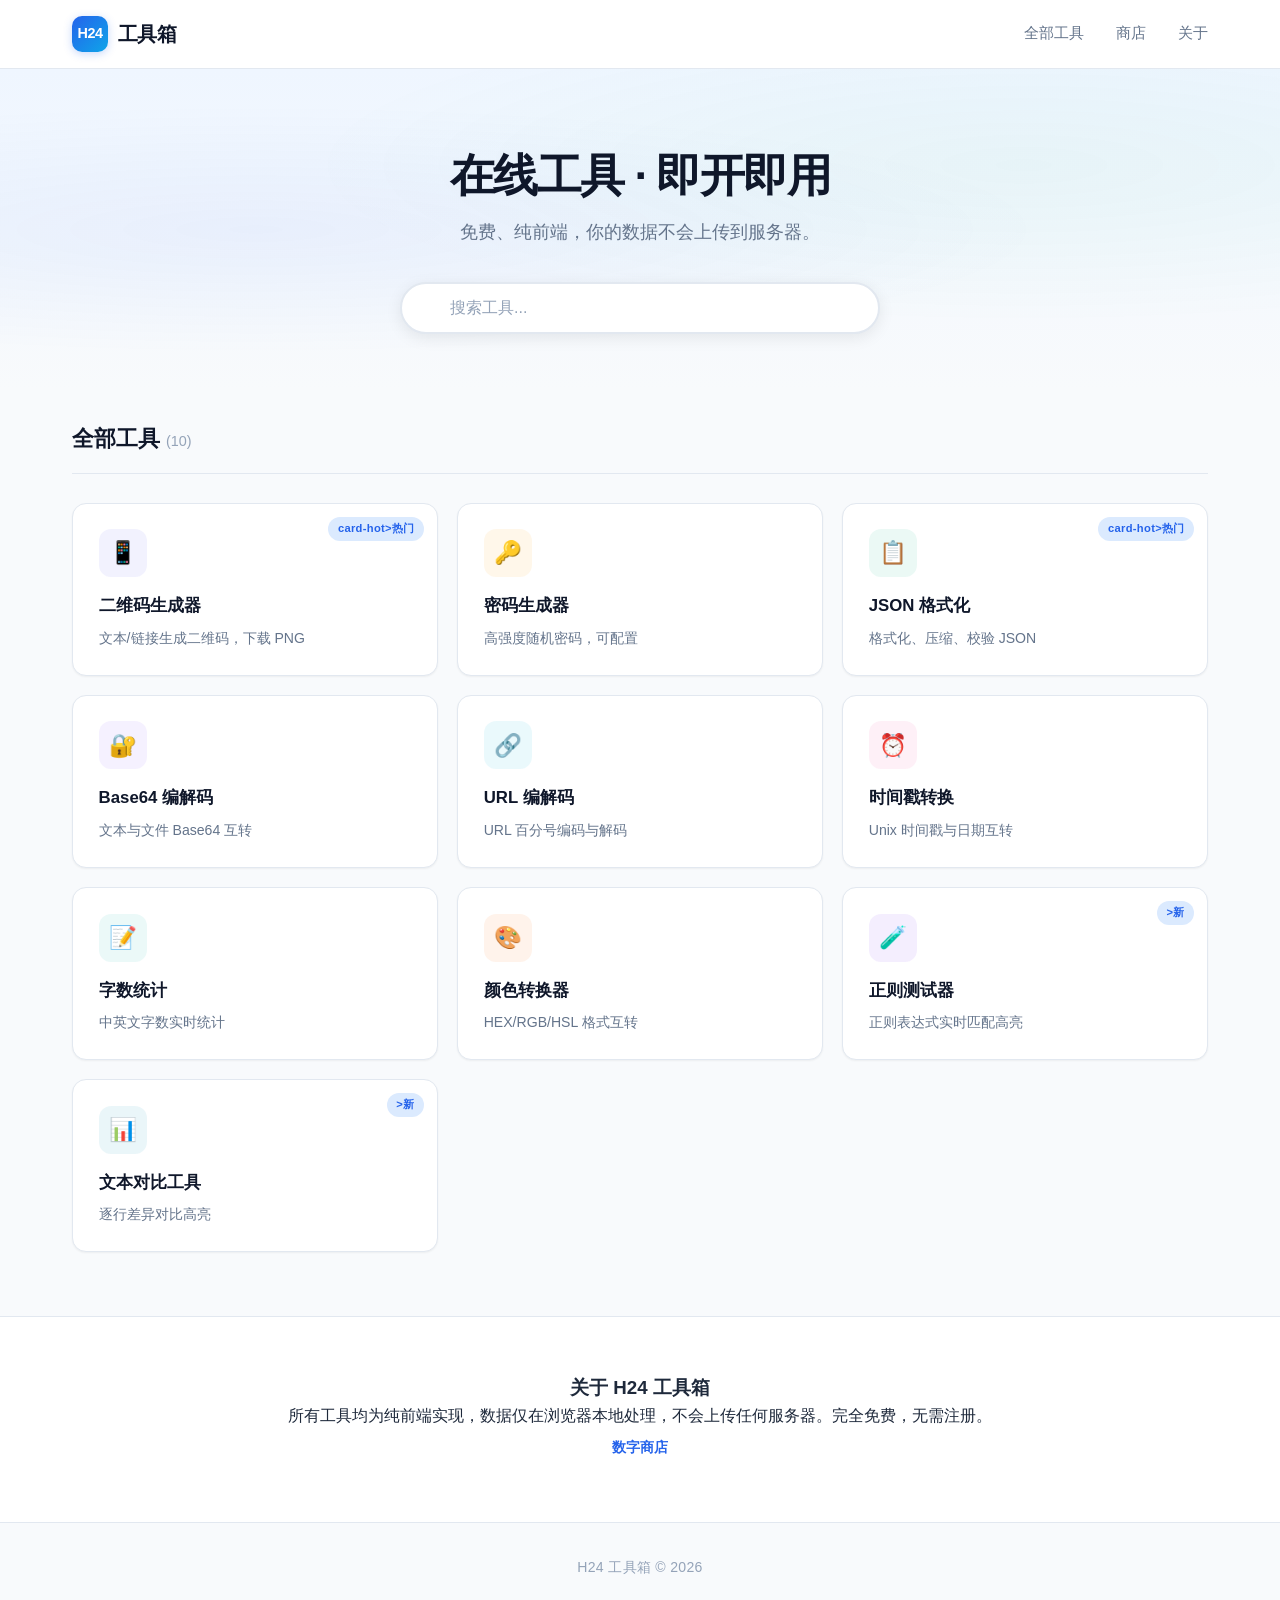
<file: index.html>
<!DOCTYPE html>
<html lang="zh-CN">
<head>
<meta charset="UTF-8">
<meta name="viewport" content="width=device-width,initial-scale=1.0">
<title>H24 工具箱 - 在线实用工具合集</title>
<meta name="description" content="免费在线工具：二维码生成、JSON格式化、密码生成、Base64编解码、时间戳转换、URL编解码、字数统计、颜色转换等。">
<link rel="stylesheet" href="css/style.css">

<script defer src="https://cloud.umami.is/script.js" data-website-id="1f593785-a4e9-45d9-bc8a-a683871b6f99"></script>
</head>
<body>
<header class="site-header">
<div class="header-inner">
<a href="./" class="logo"><span class="logo-icon">H24</span><span>工具箱</span></a>
<nav class="header-nav"><a href="#tools">全部工具</a><a href="products/">商店</a><a href="#about">关于</a></nav>
</div>
</header>
<section class="hero"><h1>在线工具 · 即开即用</h1><p>免费、纯前端，你的数据不会上传到服务器。</p>
<div class="hero-search"><input type="text" id="searchInput" placeholder="搜索工具..." oninput="filterTools()"></div>
</section>
<section class="tools-section" id="tools">
<div class="section-header"><h2>全部工具 <span class="tool-count" id="toolCount"></span></h2></div>
<div class="tool-grid" id="toolGrid"></div>
</section>
<section class="about-section" id="about">
<div><h3>关于 H24 工具箱</h3><p>所有工具均为纯前端实现，数据仅在浏览器本地处理，不会上传任何服务器。完全免费，无需注册。</p>
<a href="products/" class="btn">数字商店</a></div>
</section>
<footer class="site-footer">H24 工具箱 &copy; 2026</footer>
<div id="toast" class="toast"></div>
<script src="js/main.js"></script>
<script>
const tools=[
{id:'qrcode',name:'二维码生成器',desc:'文本/链接生成二维码，下载 PNG',icon:'📱',color:'#6366f1',tag:'热门'},
{id:'password',name:'密码生成器',desc:'高强度随机密码，可配置',icon:'🔑',color:'#f59e0b',tag:''},
{id:'json',name:'JSON 格式化',desc:'格式化、压缩、校验 JSON',icon:'📋',color:'#10b981',tag:'热门'},
{id:'base64',name:'Base64 编解码',desc:'文本与文件 Base64 互转',icon:'🔐',color:'#8b5cf6',tag:''},
{id:'urlcode',name:'URL 编解码',desc:'URL 百分号编码与解码',icon:'🔗',color:'#06b6d4',tag:''},
{id:'timestamp',name:'时间戳转换',desc:'Unix 时间戳与日期互转',icon:'⏰',color:'#ec4899',tag:''},
{id:'wordcount',name:'字数统计',desc:'中英文字数实时统计',icon:'📝',color:'#14b8a6',tag:''},
{id:'color',name:'颜色转换器',desc:'HEX/RGB/HSL 格式互转',icon:'🎨',color:'#f97316',tag:''},
{id:'regex',name:'正则测试器',desc:'正则表达式实时匹配高亮',icon:'🧪',color:'#7c3aed',tag:'新'},
{id:'diff',name:'文本对比工具',desc:'逐行差异对比高亮',icon:'📊',color:'#0891b2',tag:'新'}];
function renderTools(list){document.getElementById('toolGrid').innerHTML=list.map(t=>{return'<a href=tools/'+t.id+'.html class=tool-card-link><div class=tool-card>'+(t.tag?'<span class=card-tag>'+(t.tag=='热门'?'card-hot':'')+'>'+t.tag+'</span>':'')+'<div class=tool-card-icon style=background:'+t.color+'15;color:'+t.color+'>'+t.icon+'</div><h3>'+t.name+'</h3><p>'+t.desc+'</p></div></a>'}).join('');document.getElementById('toolCount').textContent='('+list.length+')'}
function filterTools(){var q=document.getElementById('searchInput').value.toLowerCase();renderTools(tools.filter(function(t){return t.name.includes(q)||t.desc.includes(q)}))}
renderTools(tools);
</script>
</body>
</html>
</file>
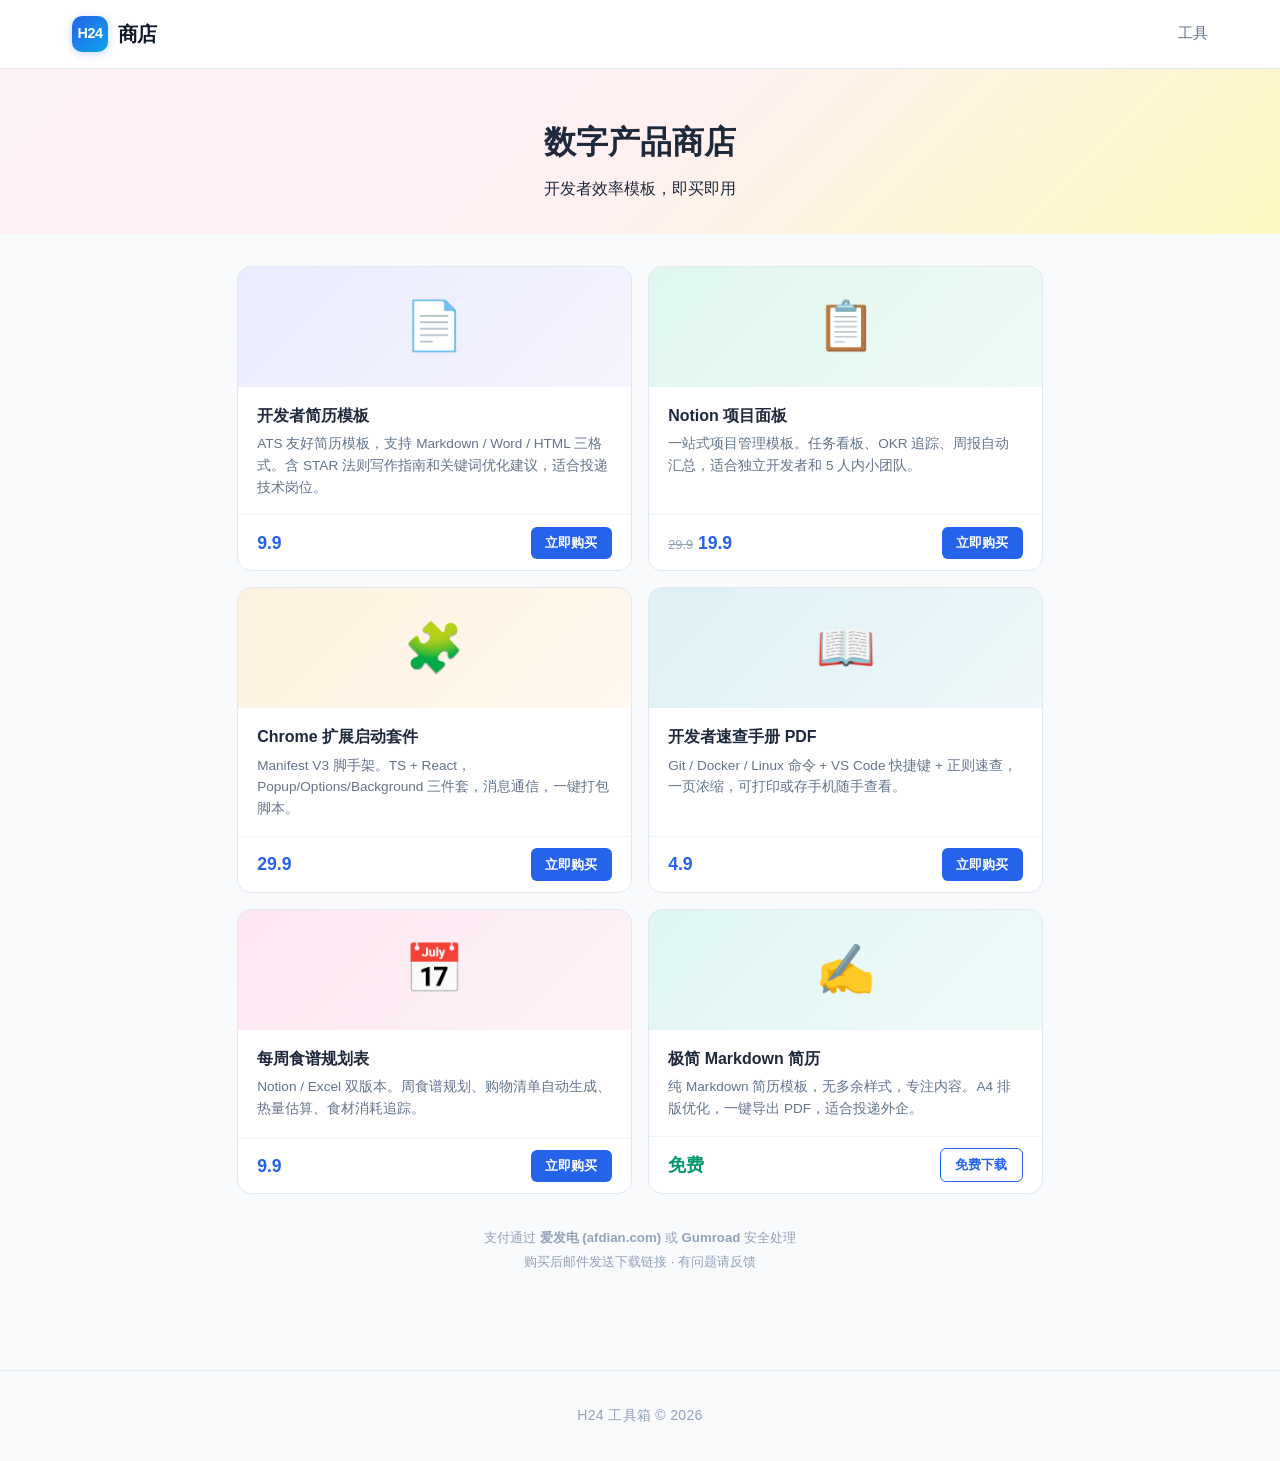
<file: products/index.html>
<!DOCTYPE html>
<html lang="zh-CN">
<head>
<meta charset="UTF-8">
<meta name="viewport" content="width=device-width,initial-scale=1.0">
<title>数字产品商店 - H24</title>
<meta name="description" content="开发者模板、Notion 模板等数字产品。">
<link rel="stylesheet" href="../css/style.css">
<style>
.p-hero{text-align:center;padding:3rem 1.5rem 2rem;background:linear-gradient(135deg,#fdf2f8,#fff1f2,#fef9c3)}
.p-hero h1{font-size:2rem;font-weight:800;margin-bottom:.5rem}
.p-section{max-width:1100px;margin:0 auto;padding:2rem 1.5rem 4rem;flex:1}
.p-grid{display:grid;grid-template-columns:repeat(auto-fill,minmax(280px,1fr));gap:1rem}
.p-card{background:#fff;border:1px solid var(--gray-200);border-radius:var(--radius);overflow:hidden;display:flex;flex-direction:column}
.p-card .p-head{height:120px;display:flex;align-items:center;justify-content:center;font-size:3rem}
.p-card .p-body{padding:1rem 1.2rem;flex:1}
.p-card .p-body h3{font-size:1rem;font-weight:600;margin-bottom:.3rem}
.p-card .p-body p{font-size:.85rem;color:var(--gray-500);line-height:1.6}
.p-card .p-foot{border-top:1px solid var(--gray-100);padding:.7rem 1.2rem;display:flex;justify-content:space-between;align-items:center}
.p-card .price{font-weight:700;color:var(--primary);font-size:1.1rem}
.p-card .price .old{color:var(--gray-400);font-size:.8rem;text-decoration:line-through;font-weight:400;margin-right:.3rem}
.p-card .price .free{color:#059669}
.p-card .btn-buy{padding:.35rem .9rem;border-radius:6px;border:none;background:var(--primary);color:#fff;font-size:.83rem;font-weight:600;cursor:pointer;text-decoration:none!important;display:inline-block}
.p-card .btn-buy:hover{background:var(--primary-dark);transform:translateY(-1px)}
.p-card .btn-free{background:transparent;border:1.5px solid var(--primary);color:var(--primary)}
.p-card .btn-free:hover{background:var(--primary);color:#fff}
.pay-note{max-width:500px;margin:2rem auto;text-align:center;font-size:.83rem;color:var(--gray-400);line-height:1.8}
@media(max-width:640px){.p-grid{grid-template-columns:1fr}}
</style>

<script defer src="https://cloud.umami.is/script.js" data-website-id="1f593785-a4e9-45d9-bc8a-a683871b6f99"></script>
</head>
<body>
<header class="site-header"><div class="header-inner"><a href="../" class="logo"><span class="logo-icon">H24</span><span>商店</span></a><nav class="header-nav"><a href="../">工具</a></nav></div></header>
<section class="p-hero"><h1>数字产品商店</h1><p>开发者效率模板，即买即用</p></section>
<section class="p-section">
<div class="p-grid" id="pGrid"></div>
<div class="pay-note">
<p>支付通过 <strong>爱发电 (afdian.com)</strong> 或 <strong>Gumroad</strong> 安全处理</p>
<p>购买后邮件发送下载链接 · 有问题请反馈</p>
</div>
</section>
<footer class="site-footer">H24 工具箱 &copy; 2026</footer>
<script>
var prods = [
{
name:'开发者简历模板',
desc:'ATS 友好简历模板，支持 Markdown / Word / HTML 三格式。含 STAR 法则写作指南和关键词优化建议，适合投递技术岗位。',
icon:'📄', price:'9.9', color:'#6366f1',
url:'https://afdian.com/item/xxxxxxxx'
},
{
name:'Notion 项目面板',
desc:'一站式项目管理模板。任务看板、OKR 追踪、周报自动汇总，适合独立开发者和 5 人内小团队。',
icon:'📋', price:'19.9', color:'#10b981', old:'29.9',
url:'https://afdian.com/item/xxxxxxxx'
},
{
name:'Chrome 扩展启动套件',
desc:'Manifest V3 脚手架。TS + React，Popup/Options/Background 三件套，消息通信，一键打包脚本。',
icon:'🧩', price:'29.9', color:'#f59e0b',
url:'https://afdian.com/item/xxxxxxxx'
},
{
name:'开发者速查手册 PDF',
desc:'Git / Docker / Linux 命令 + VS Code 快捷键 + 正则速查，一页浓缩，可打印或存手机随手查看。',
icon:'📖', price:'4.9', color:'#0891b2',
url:'https://afdian.com/item/xxxxxxxx'
},
{
name:'每周食谱规划表',
desc:'Notion / Excel 双版本。周食谱规划、购物清单自动生成、热量估算、食材消耗追踪。',
icon:'📅', price:'9.9', color:'#ec4899',
url:'https://afdian.com/item/xxxxxxxx'
},
{
name:'极简 Markdown 简历',
desc:'纯 Markdown 简历模板，无多余样式，专注内容。A4 排版优化，一键导出 PDF，适合投递外企。',
icon:'✍️', price:'免费', color:'#14b8a6', free:true,
url:'../products/md-resume-template.md'
}
];

document.getElementById('pGrid').innerHTML = prods.map(function(p){
var btnHtml = p.free
? '<a href="' + p.url + '" class="btn-buy btn-free" download>免费下载</a>'
: '<a href="' + p.url + '" class="btn-buy" target="_blank" rel="noopener">立即购买</a>';
var priceHtml = p.free
? '<span class="free">免费</span>'
: (p.old ? '<span class="old">' + p.old + '</span>' : '') + '<span>' + p.price + '</span>';
return '<div class="p-card">'
+ '<div class="p-head" style="background:linear-gradient(135deg,' + p.color + '22,' + p.color + '11)">' + p.icon + '</div>'
+ '<div class="p-body"><h3>' + p.name + '</h3><p>' + p.desc + '</p></div>'
+ '<div class="p-foot"><div class="price">' + priceHtml + '</div>' + btnHtml + '</div>'
+ '</div>';
}).join('');
</script>
</body>
</html>
</file>
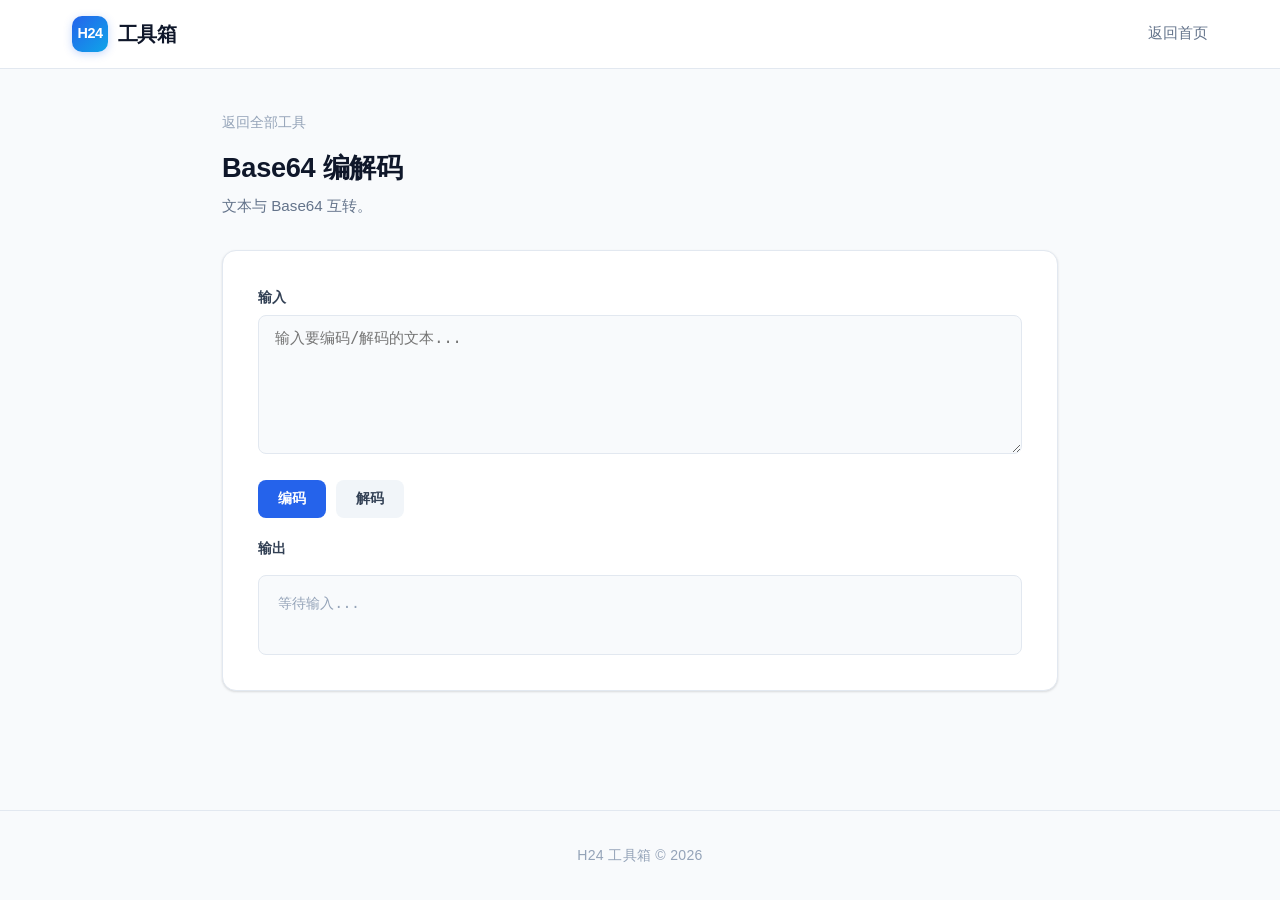
<file: tools/base64.html>
<!DOCTYPE html>
<html lang="zh-CN">
<head>
<meta charset="UTF-8">
<meta name="viewport" content="width=device-width,initial-scale=1.0">
<title>Base64 编解码 - H24 工具箱</title>
<meta name="description" content="免费在线 Base64 编解码工具。">
<link rel="stylesheet" href="../css/style.css">

<script defer src="https://cloud.umami.is/script.js" data-website-id="1f593785-a4e9-45d9-bc8a-a683871b6f99"></script>
</head>
<body>
<header class="site-header">
<div class="header-inner">
<a href="../" class="logo"><span class="logo-icon">H24</span><span>工具箱</span></a>
<nav class="header-nav"><a href="../">返回首页</a></nav>
</div>
</header>
<main class="tool-page">
<div class="tool-page-header"><a href="../" class="back-link">返回全部工具</a><h1>Base64 编解码</h1><p>文本与 Base64 互转。</p></div>
<div class="tool-box">
<div class="input-group"><label for="b64In">输入</label><textarea id="b64In" rows="5" placeholder="输入要编码/解码的文本..."></textarea></div>
<div class="btn-row">
<button class="btn btn-primary" onclick="cv(1)">编码</button>
<button class="btn btn-secondary" onclick="cv(0)">解码</button>
</div>
<label>输出</label><div id="b64Out" class="result-box" style="min-height:80px"><span class="result-empty">等待输入...</span></div>
<div id="b64St"></div>
</div>
</main>
<footer class="site-footer">H24 工具箱 &copy; 2026</footer>
<script src="../js/main.js"></script>
<script>
function cv(m){
var i=document.getElementById('b64In').value.trim();
var o=document.getElementById('b64Out');
var s=document.getElementById('b64St');
if(!i){o.innerHTML='<span class=result-empty>请输入内容</span>';s.innerHTML='';return}
try{if(m){var r=btoa(unescape(encodeURIComponent(i)));o.textContent=r;s.innerHTML='<div class=status-msg success>编码成功</div>'}
else{var r=decodeURIComponent(escape(atob(i)));o.textContent=r;s.innerHTML='<div class=status-msg success>解码成功</div>'}}
catch(e){o.innerHTML='<span class=result-empty>转换失败</span>';s.innerHTML='<div class=status-msg error>'+e.message+'</div>'}}
</script>
</body>
</html>
</file>
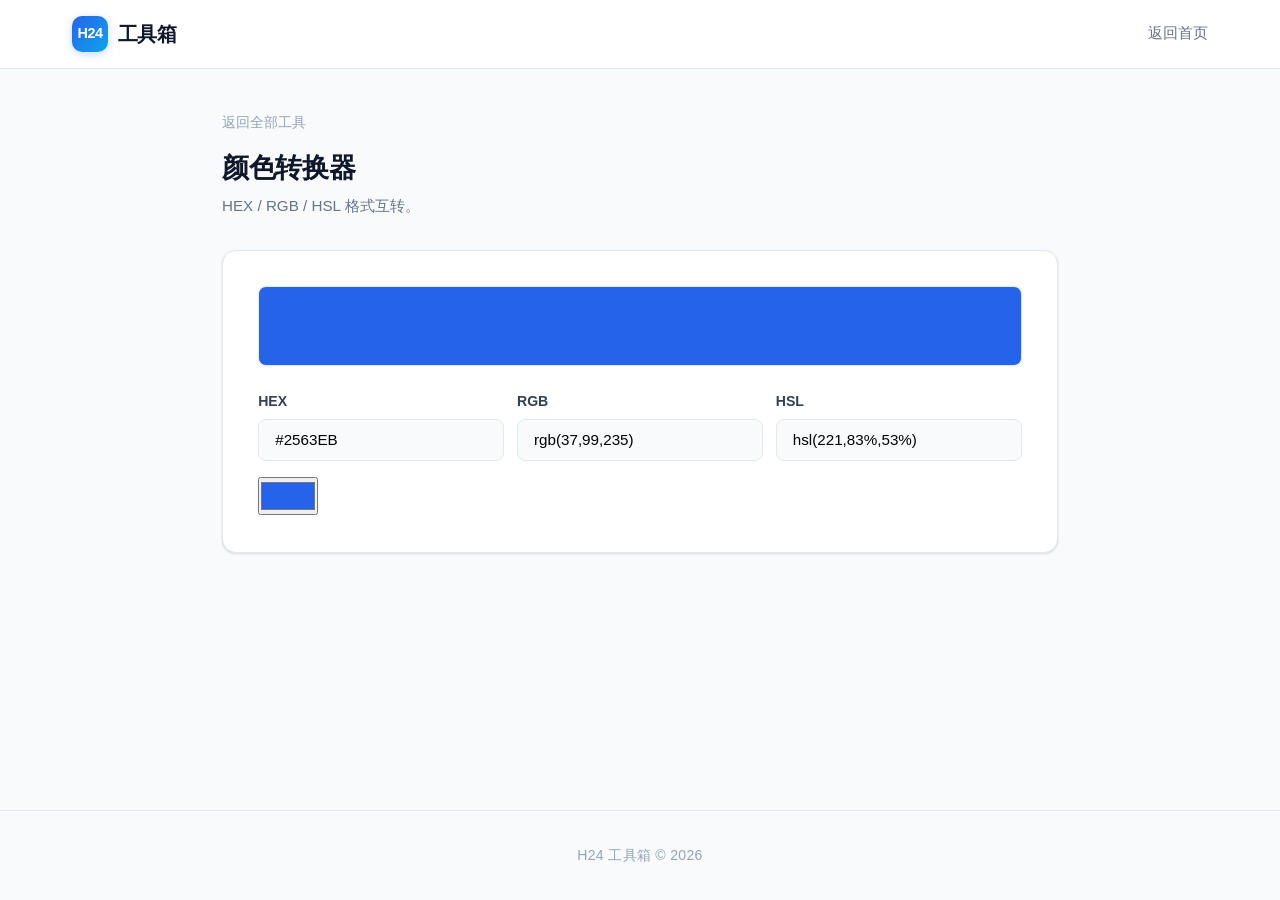
<file: tools/color.html>
<!DOCTYPE html>
<html lang="zh-CN">
<head>
<meta charset="UTF-8">
<meta name="viewport" content="width=device-width,initial-scale=1.0">
<title>颜色转换器 - H24 工具箱</title>
<meta name="description" content="免费在线颜色转换器。">
<link rel="stylesheet" href="../css/style.css">

<script defer src="https://cloud.umami.is/script.js" data-website-id="1f593785-a4e9-45d9-bc8a-a683871b6f99"></script>
</head>
<body>
<header class="site-header">
<div class="header-inner">
<a href="../" class="logo"><span class="logo-icon">H24</span><span>工具箱</span></a>
<nav class="header-nav"><a href="../">返回首页</a></nav>
</div>
</header>
<main class="tool-page">
<div class="tool-page-header"><a href="../" class="back-link">返回全部工具</a><h1>颜色转换器</h1><p>HEX / RGB / HSL 格式互转。</p></div>
<div class="tool-box">
<div id="pv" style="width:100%;height:80px;border-radius:8px;background:#2563eb;border:1px solid var(--gray-200);margin-bottom:1.5rem"></div>
<div style="display:grid;grid-template-columns:1fr 1fr 1fr;gap:.8rem">
<div><label for="hx">HEX</label><input type="text" id="hx" value="#2563eb" oninput="fh()"></div>
<div><label for="rg">RGB</label><input type="text" id="rg" value="rgb(37,99,235)" oninput="fr()"></div>
<div><label for="hs">HSL</label><input type="text" id="hs" value="hsl(221,83%,53%)" oninput="fhsl()"></div>
</div>
<input type="color" id="pk" value="#2563eb" oninput="fp()" style="width:60px;height:38px;cursor:pointer;margin-top:1rem">
</div>
</main>
<footer class="site-footer">H24 工具箱 &copy; 2026</footer>
<script>
function sc(r,g,b){
var h='#'+[r,g,b].map(function(c){return c.toString(16).padStart(2,'0')}).join('').toUpperCase();
document.getElementById('pv').style.background=h;document.getElementById('hx').value=h;
document.getElementById('rg').value='rgb('+r+','+g+','+b+')';document.getElementById('hs').value=r2h(r,g,b);document.getElementById('pk').value=h}
function fh(){var v=document.getElementById('hx').value.replace('#','');if(v.length===3)v=v.split('').map(function(c){return c+c}).join('');if(v.length===6&&/^[0-9a-f]{6}$/i.test(v))sc(parseInt(v.slice(0,2),16),parseInt(v.slice(2,4),16),parseInt(v.slice(4,6),16))}
function fr(){var m=document.getElementById('rg').value.match(/rgb\s*\((\d+),(\d+),(\d+)\)/i);if(m)sc(+m[1],+m[2],+m[3])}
function fhsl(){var m=document.getElementById('hs').value.match(/hsl\s*\((\d+),(\d+)%,(\d+)%\)/i);if(m){var a=h2r(+m[1],+m[2]/100,+m[3]/100);sc(a[0],a[1],a[2])}}
function fp(){document.getElementById('hx').value=document.getElementById('pk').value.toUpperCase();fh()}
function r2h(r,g,b){r/=255;g/=255;b/=255;var M=Math.max(r,g,b),m=Math.min(r,g,b),l=(M+m)/2;if(M===m)return'hsl(0,0%,'+Math.round(l*100)+'%)';var d=M-m,s=l>.5?d/(2-M-m):d/(M+m);var h;(M===r)?h=(g-b)/d+(g<b?6:0):(M===g)?h=(b-r)/d+2:h=(r-g)/d+4;h/=6;return'hsl('+Math.round(h*360)+','+Math.round(s*100)+'%,'+Math.round(l*100)+'%)'}
function h2r(h,s,l){h/=360;var c=(1-Math.abs(2*l-1))*s,x=c*(1-Math.abs((h*6)%2-1)),m=l-c/2;var r,g,b;if(h<1/6){r=c;g=x;b=0}else if(h<2/6){r=x;g=c;b=0}else if(h<3/6){r=0;g=c;b=x}else if(h<4/6){r=0;g=x;b=c}else if(h<5/6){r=x;g=0;b=c}else{r=c;g=0;b=x}return[Math.round((r+m)*255),Math.round((g+m)*255),Math.round((b+m)*255)]}
fh();
</script>
</body>
</html>
</file>
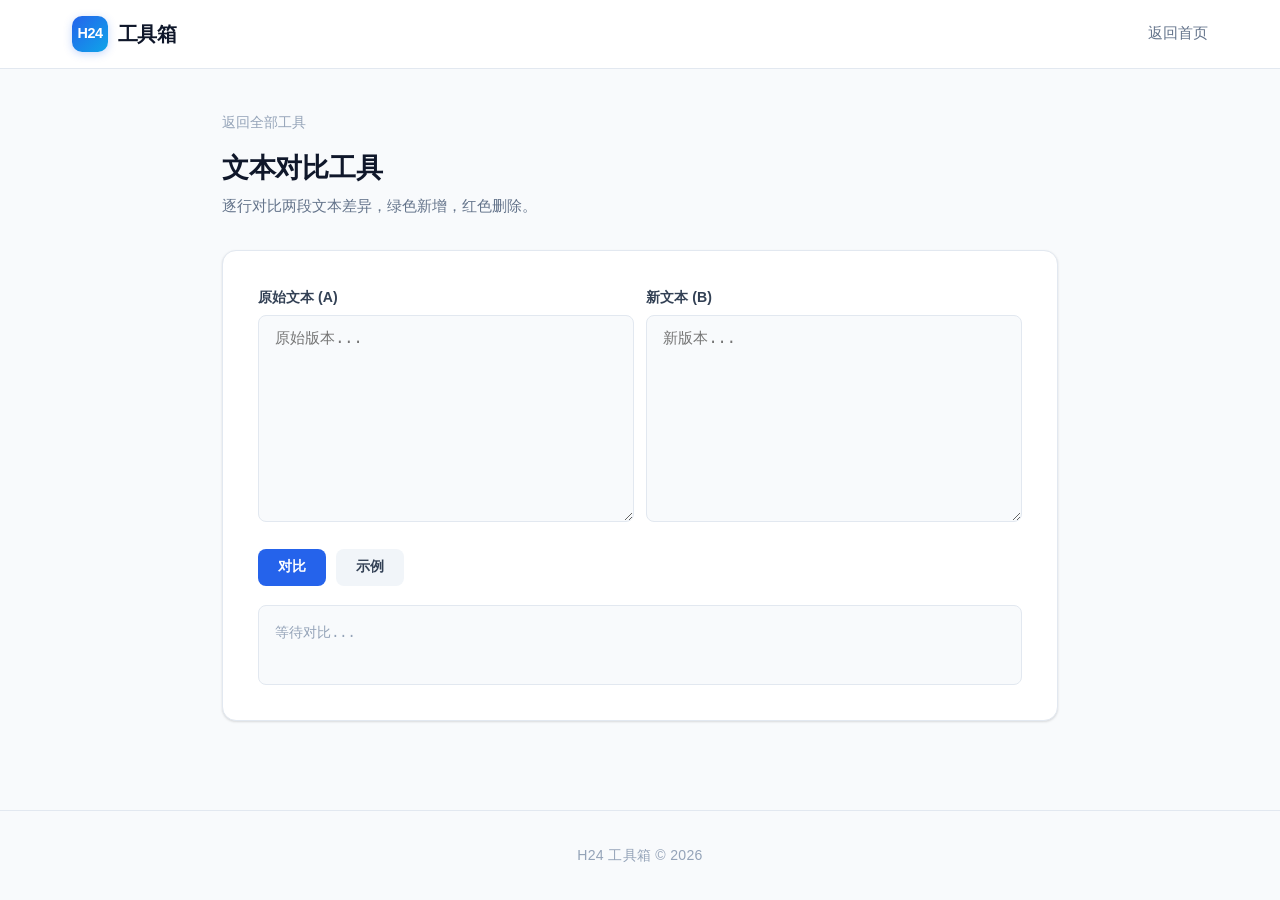
<file: tools/diff.html>
<!DOCTYPE html>
<html lang="zh-CN">
<head>
<meta charset="UTF-8">
<meta name="viewport" content="width=device-width,initial-scale=1.0">
<title>文本对比工具 - H24 工具箱</title>
<meta name="description" content="免费在线文本差异对比工具。">
<link rel="stylesheet" href="../css/style.css">

<script defer src="https://cloud.umami.is/script.js" data-website-id="1f593785-a4e9-45d9-bc8a-a683871b6f99"></script>
</head>
<body>
<header class="site-header">
<div class="header-inner">
<a href="../" class="logo"><span class="logo-icon">H24</span><span>工具箱</span></a>
<nav class="header-nav"><a href="../">返回首页</a></nav>
</div>
</header>
<main class="tool-page">
<div class="tool-page-header"><a href="../" class="back-link">返回全部工具</a><h1>文本对比工具</h1><p>逐行对比两段文本差异，绿色新增，红色删除。</p></div>
<div class="tool-box">
<div style="display:grid;grid-template-columns:1fr 1fr;gap:.8rem">
<div><label for="dA">原始文本 (A)</label><textarea id="dA" rows="8" style="min-height:150px" placeholder="原始版本..."></textarea></div>
<div><label for="dB">新文本 (B)</label><textarea id="dB" rows="8" style="min-height:150px" placeholder="新版本..."></textarea></div>
</div>
<div class="btn-row">
<button class="btn btn-primary" onclick="rd()">对比</button>
<button class="btn btn-secondary" onclick="document.getElementById('dA').value='function hello(){return true;}';document.getElementById('dB').value='function hello(){return false;}';rd()">示例</button>
</div>
<div id="dOut" class="result-box" style="min-height:80px;padding:0;font-family:monospace;font-size:.85rem"><span class="result-empty" style="display:block;padding:1rem">等待对比...</span></div>
</div>
</main>
<footer class="site-footer">H24 工具箱 &copy; 2026</footer>
<script src="../js/main.js"></script>
<script>
function esc(s){var d=document.createElement('div');d.textContent=s;return d.innerHTML}
function rd(){
var a=document.getElementById('dA').value.split('\n');var b=document.getElementById('dB').value.split('\n');var o=document.getElementById('dOut');
if(!a.join('')&&!b.join('')){o.innerHTML='<span class=result-empty>请输入文本</span>';return}
var dp=Array.from({length:a.length+1},function(){return new Int32Array(b.length+1)});
for(var i=1;i<=a.length;i++)for(var j=1;j<=b.length;j++)dp[i][j]=a[i-1]===b[j-1]?dp[i-1][j-1]+1:Math.max(dp[i-1][j],dp[i][j-1]);
var r=[];function w(i,j){if(i>0&&j>0&&a[i-1]===b[j-1]){w(i-1,j-1);r.push({t:'e',v:a[i-1]})}else if(j>0&&(i===0||dp[i][j-1]>=dp[i-1][j])){w(i,j-1);r.push({t:'+',v:b[j-1]})}else if(i>0){w(i-1,j);r.push({t:'-',v:a[i-1]})}}
w(a.length,b.length);var h='<table style=width:100%;border-collapse:collapse>';r.forEach(function(d){var bg=d.t==='+'?'#dcfce7':d.t==='-'?'#fee2e2':'transparent';var sn=d.t==='+'?'+':d.t==='-'?'-':' ';var sc=d.t==='+'?'#16a34a':d.t==='-'?'#dc2626':'var(--gray-400)';h+='<tr style=background:'+bg+'><td style=width:1.2rem;text-align:center;color:'+sc+';padding:.1rem .3rem>'+sn+'</td><td style=padding:.1rem .5rem;white-space:pre-wrap>'+esc(d.v)+'</td></tr>'});h+='</table>';o.innerHTML=h}
</script>
</body>
</html>
</file>
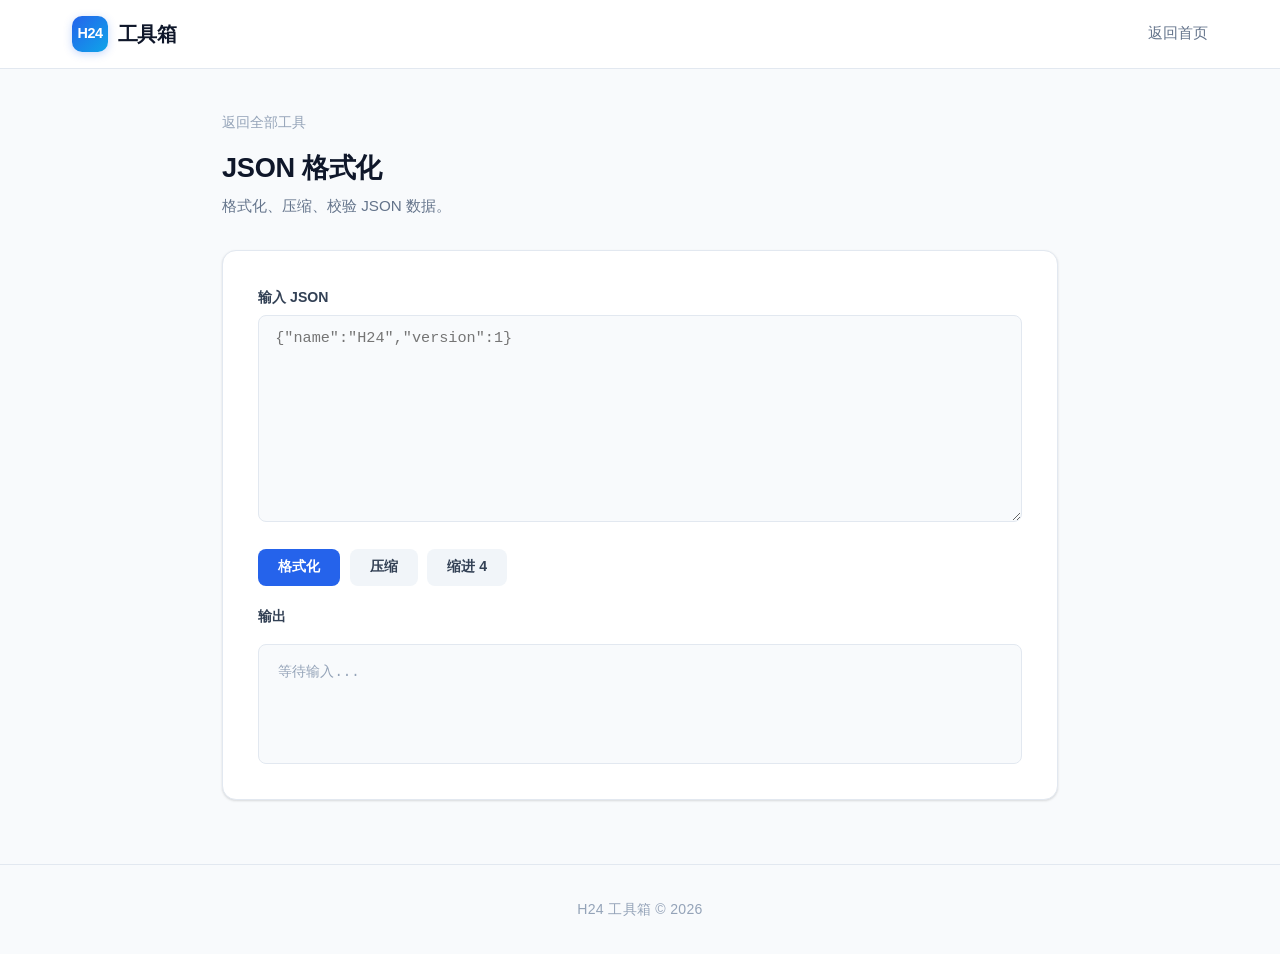
<file: tools/json.html>
<!DOCTYPE html>
<html lang="zh-CN">
<head>
<meta charset="UTF-8">
<meta name="viewport" content="width=device-width,initial-scale=1.0">
<title>JSON 格式化 - H24 工具箱</title>
<meta name="description" content="免费在线 JSON 格式化工具。">
<link rel="stylesheet" href="../css/style.css">

<script defer src="https://cloud.umami.is/script.js" data-website-id="1f593785-a4e9-45d9-bc8a-a683871b6f99"></script>
</head>
<body>
<header class="site-header">
<div class="header-inner">
<a href="../" class="logo"><span class="logo-icon">H24</span><span>工具箱</span></a>
<nav class="header-nav"><a href="../">返回首页</a></nav>
</div>
</header>
<main class="tool-page">
<div class="tool-page-header"><a href="../" class="back-link">返回全部工具</a><h1>JSON 格式化</h1><p>格式化、压缩、校验 JSON 数据。</p></div>
<div class="tool-box">
<div class="input-group"><label for="jsonInput">输入 JSON</label><textarea id="jsonInput" rows="8" placeholder='{"name":"H24","version":1}'></textarea></div>
<div class="btn-row">
<button class="btn btn-primary" onclick="fmt(2)">格式化</button>
<button class="btn btn-secondary" onclick="fmt(0)">压缩</button>
<button class="btn btn-secondary" onclick="fmt(4)">缩进 4</button>
</div>
<label>输出</label>
<div id="jsonOutput" class="result-box" style="min-height:120px"><span class="result-empty">等待输入...</span></div>
<div id="jsonStatus"></div>
</div>
</main>
<footer class="site-footer">H24 工具箱 &copy; 2026</footer>
<div id="toast" class="toast"></div>
<script src="../js/main.js"></script>
<script>
function fmt(sp){
var i=document.getElementById('jsonInput').value.trim();
var o=document.getElementById('jsonOutput');
var s=document.getElementById('jsonStatus');
if(!i){o.innerHTML='<span class=result-empty>请输入 JSON</span>';s.innerHTML='';return}
try{var p=JSON.parse(i);o.textContent=JSON.stringify(p,null,sp);s.innerHTML='<div class=status-msg success>格式化成功</div>'}
catch(e){o.innerHTML='<span class=result-empty>解析失败</span>';s.innerHTML='<div class=status-msg error>'+e.message+'</div>'}}
</script>
</body>
</html>
</file>
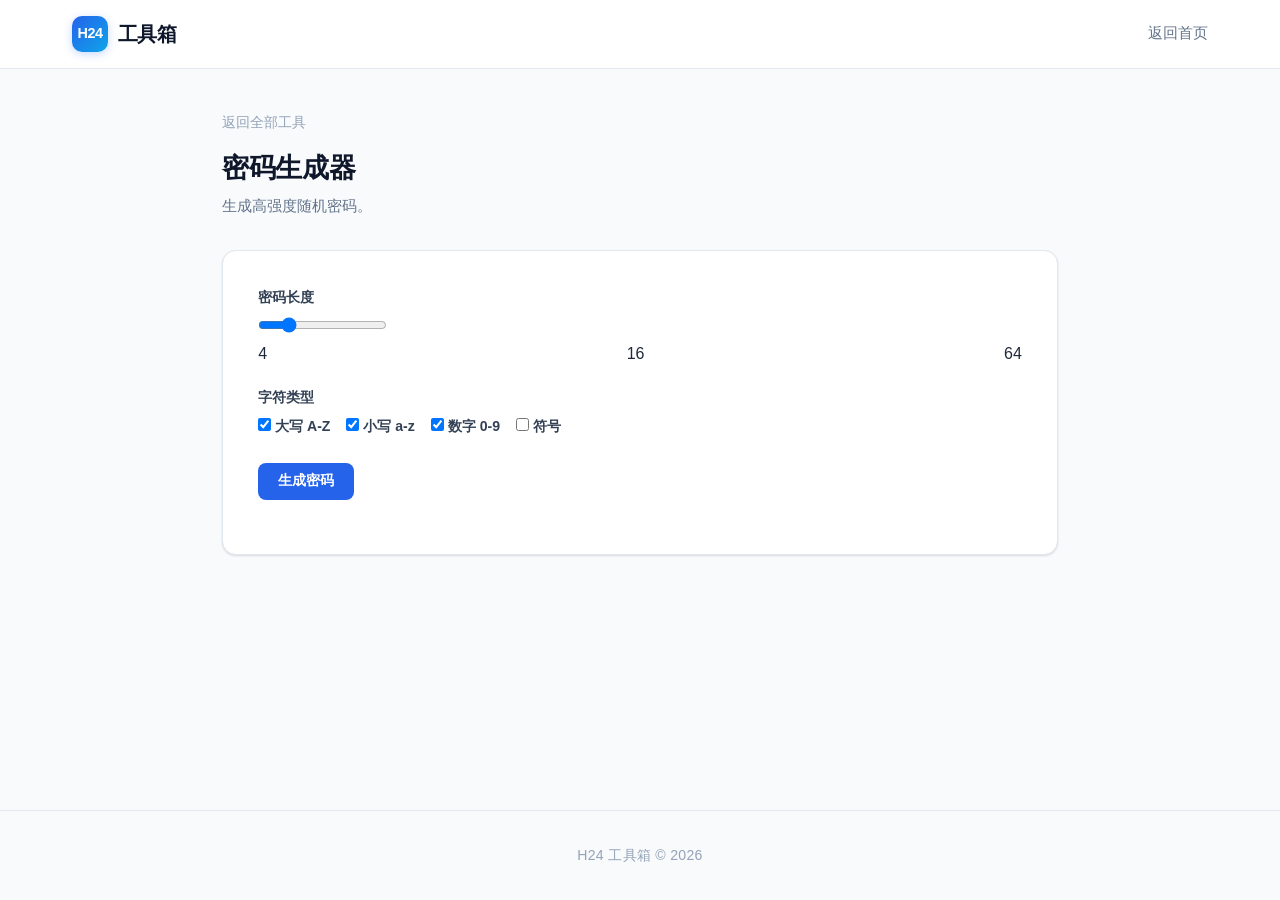
<file: tools/password.html>
<!DOCTYPE html>
<html lang="zh-CN">
<head>
<meta charset="UTF-8">
<meta name="viewport" content="width=device-width,initial-scale=1.0">
<title>密码生成器 - H24 工具箱</title>
<meta name="description" content="免费在线密码生成器。">
<link rel="stylesheet" href="../css/style.css">

<script defer src="https://cloud.umami.is/script.js" data-website-id="1f593785-a4e9-45d9-bc8a-a683871b6f99"></script>
</head>
<body>
<header class="site-header">
<div class="header-inner">
<a href="../" class="logo"><span class="logo-icon">H24</span><span>工具箱</span></a>
<nav class="header-nav"><a href="../">返回首页</a></nav>
</div>
</header>
<main class="tool-page">
<div class="tool-page-header"><a href="../" class="back-link">返回全部工具</a><h1>密码生成器</h1><p>生成高强度随机密码。</p></div>
<div class="tool-box">
<div class="input-group"><label for="pwdLen">密码长度</label>
<input type="range" id="pwdLen" min="4" max="64" value="16" oninput="document.getElementById('pl').textContent=this.value">
<div style="display:flex;justify-content:space-between"><span>4</span><span id="pl">16</span><span>64</span></div></div>
<div class="input-group"><label>字符类型</label>
<div style="display:flex;gap:1rem;flex-wrap:wrap">
<label><input type="checkbox" id="cu" checked> 大写 A-Z</label>
<label><input type="checkbox" id="cl" checked> 小写 a-z</label>
<label><input type="checkbox" id="cd" checked> 数字 0-9</label>
<label><input type="checkbox" id="cs"> 符号</label>
</div></div>
<div class="btn-row"><button class="btn btn-primary" onclick="gen()">生成密码</button></div>
<div id="pr"></div>
</div>
</main>
<footer class="site-footer">H24 工具箱 &copy; 2026</footer>
<script src="../js/main.js"></script>
<script>
function gen(){
var l=parseInt(document.getElementById('pwdLen').value);
var c='';
if(document.getElementById('cu').checked)c+='ABCDEFGHJKLMNPQRSTUVWXYZ';
if(document.getElementById('cl').checked)c+='abcdefghijkmnpqrstuvwxyz';
if(document.getElementById('cd').checked)c+='23456789';
if(document.getElementById('cs').checked)c+='!@#%^&*()_+-=[]{}|;:,.<>?';
if(!c){toast('至少选一种');return}
var a=new Uint8Array(l);crypto.getRandomValues(a);var p='';
for(var i=0;i<l;i++)p+=c[a[i]%c.length];
document.getElementById('pr').textContent=p}
</script>
</body>
</html>
</file>
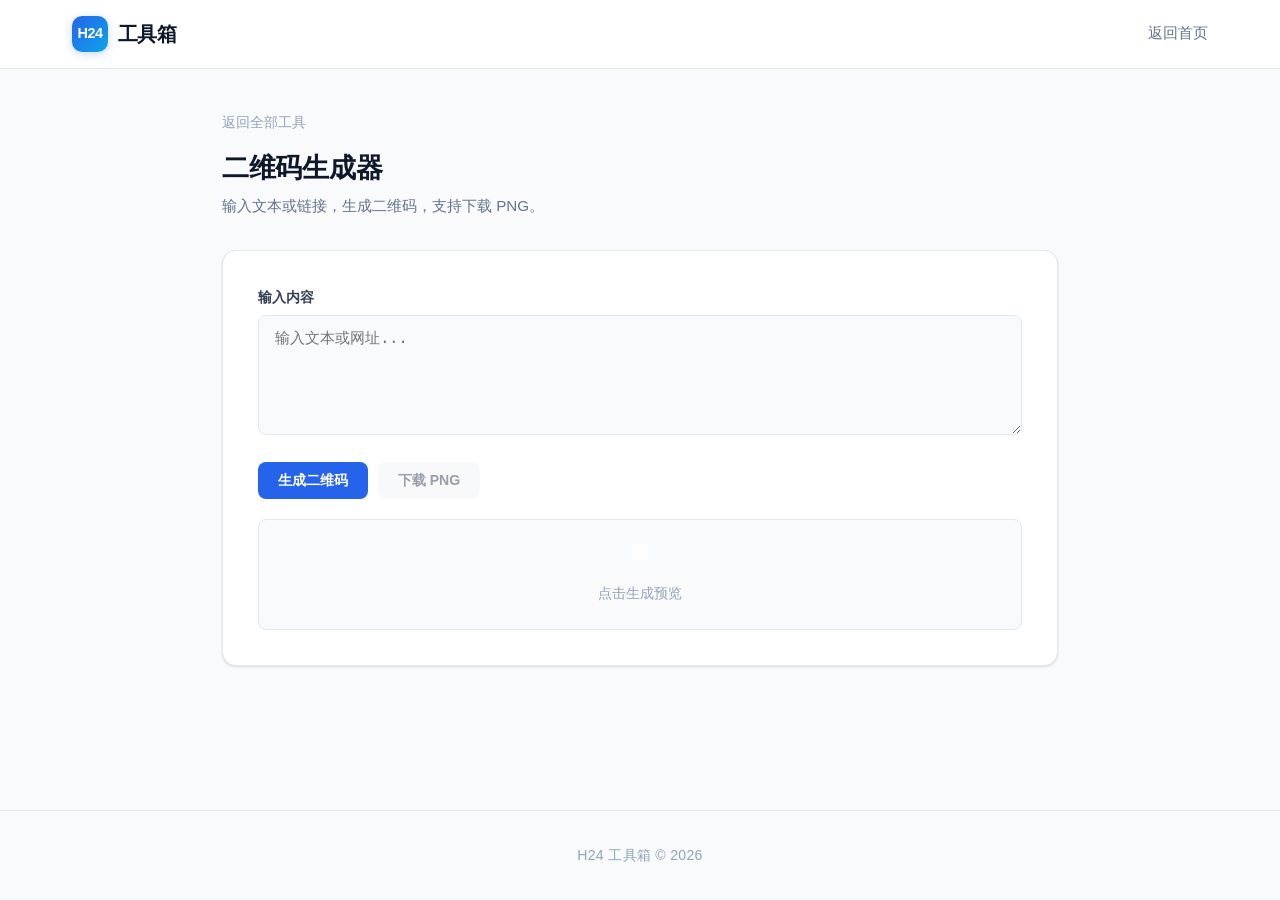
<file: tools/qrcode.html>
<!DOCTYPE html>
<html lang="zh-CN">
<head>
<meta charset="UTF-8">
<meta name="viewport" content="width=device-width,initial-scale=1.0">
<title>二维码生成器 - H24 工具箱</title>
<meta name="description" content="免费在线二维码生成器。">
<link rel="stylesheet" href="../css/style.css">

<script defer src="https://cloud.umami.is/script.js" data-website-id="1f593785-a4e9-45d9-bc8a-a683871b6f99"></script>
</head>
<body>
<header class="site-header">
<div class="header-inner">
<a href="../" class="logo"><span class="logo-icon">H24</span><span>工具箱</span></a>
<nav class="header-nav"><a href="../">返回首页</a></nav>
</div>
</header>
<main class="tool-page">
<div class="tool-page-header"><a href="../" class="back-link">返回全部工具</a><h1>二维码生成器</h1><p>输入文本或链接，生成二维码，支持下载 PNG。</p></div>
<div class="tool-box">
<div class="input-group"><label for="qrInput">输入内容</label><textarea id="qrInput" rows="3" placeholder="输入文本或网址..."></textarea></div>
<div class="btn-row">
<button class="btn btn-primary" onclick="genQR()">生成二维码</button>
<button class="btn btn-secondary" id="dlBtn" onclick="dlQR()" disabled>下载 PNG</button>
</div>
<div class="result-box" style="text-align:center;padding:1.5rem">
<div id="qrBox" style="display:inline-block;background:white;padding:8px;border-radius:4px"></div>
<p id="qrHint" style="color:var(--gray-400);margin-top:1rem">点击生成预览</p>
</div>
</div>
</main>
<footer class="site-footer">H24 工具箱 &copy; 2026</footer>
<div id="toast" class="toast"></div>
<script src="../js/main.js"></script>
<script src="../js/qrcode.min.js"></script>
<script>
var qd=null;
function genQR(){
var t=document.getElementById('qrInput').value.trim();
if(!t){toast('请输入内容');return}
var s=parseInt(document.getElementById('qrSize')&&document.getElementById('qrSize').value)||200;
var c=document.getElementById('qrBox');c.innerHTML='';
try{new QRCode(c,{text:t,width:s,height:s,colorDark:'#000',colorLight:'#fff',correctLevel:QRCode.CorrectLevel.M});
setTimeout(function(){var cv=c.querySelector('canvas');if(cv){qd=cv.toDataURL('image/png');document.getElementById('dlBtn').disabled=false;document.getElementById('qrHint').textContent='生成成功！可点击下载';toast('二维码已生成')}},150)}
catch(e){toast('生成失败')}}
function dlQR(){if(!qd)return;var a=document.createElement('a');a.href=qd;a.download='qrcode.png';a.click()}
</script>
</body>
</html>
</file>
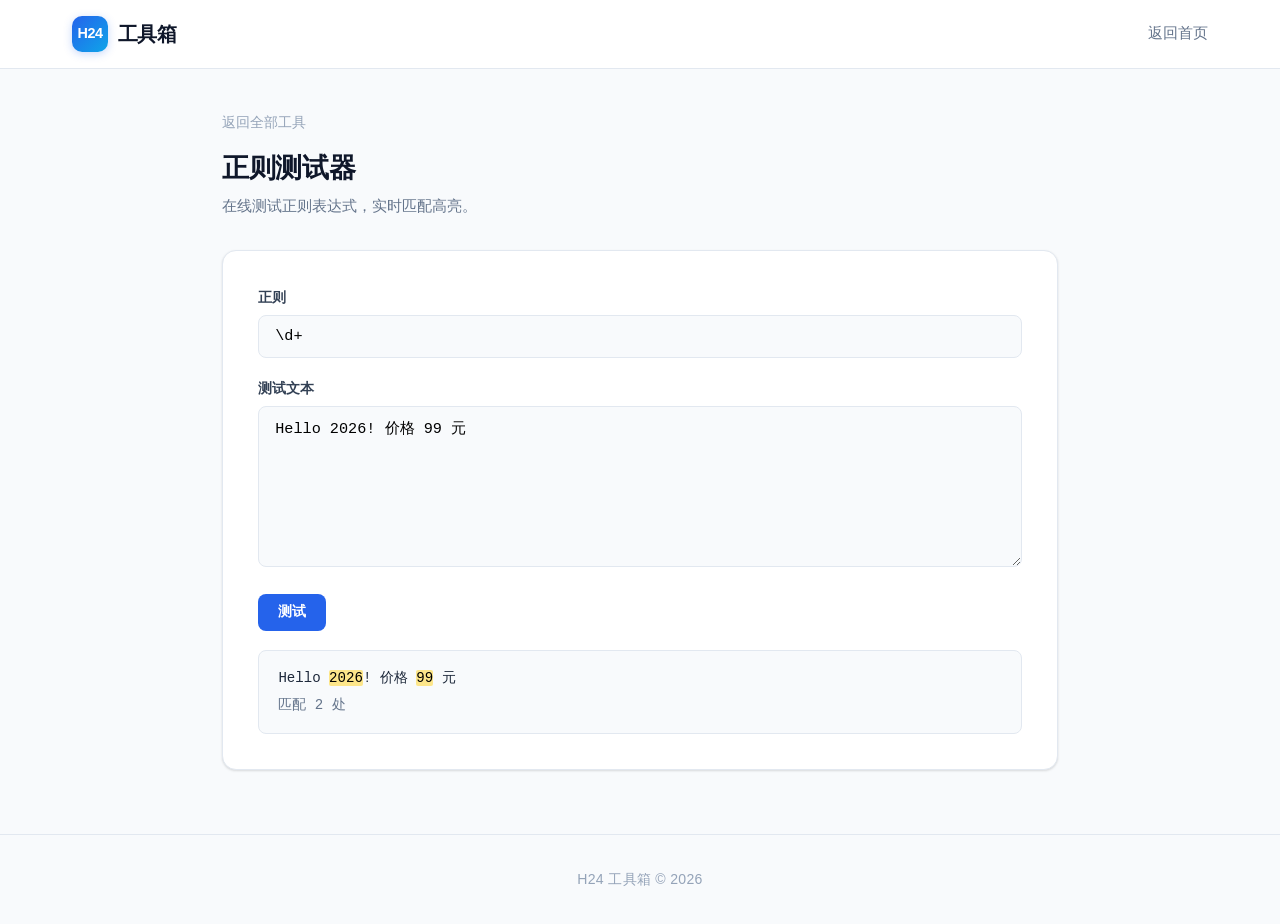
<file: tools/regex.html>
<!DOCTYPE html>
<html lang="zh-CN">
<head>
<meta charset="UTF-8">
<meta name="viewport" content="width=device-width,initial-scale=1.0">
<title>正则测试器 - H24 工具箱</title>
<meta name="description" content="免费在线正则表达式测试工具。">
<link rel="stylesheet" href="../css/style.css">

<script defer src="https://cloud.umami.is/script.js" data-website-id="1f593785-a4e9-45d9-bc8a-a683871b6f99"></script>
</head>
<body>
<header class="site-header">
<div class="header-inner">
<a href="../" class="logo"><span class="logo-icon">H24</span><span>工具箱</span></a>
<nav class="header-nav"><a href="../">返回首页</a></nav>
</div>
</header>
<main class="tool-page">
<div class="tool-page-header"><a href="../" class="back-link">返回全部工具</a><h1>正则测试器</h1><p>在线测试正则表达式，实时匹配高亮。</p></div>
<div class="tool-box">
<div class="input-group"><label for="reP">正则</label><input type="text" id="reP" value="\d+" style="font-family:monospace" oninput="rt()" placeholder="pattern"></div>
<div class="input-group"><label for="reT">测试文本</label><textarea id="reT" rows="6" oninput="rt()" placeholder="输入要匹配的文本..." style="min-height:120px">Hello 2026! 价格 99 元</textarea></div>
<div class="btn-row"><button class="btn btn-primary" onclick="rt()">测试</button></div>
<div id="reO" class="result-box" style="min-height:80px"><span class="result-empty">等待测试...</span></div>
</div>
</main>
<footer class="site-footer">H24 工具箱 &copy; 2026</footer>
<script src="../js/main.js"></script>
<script>
function esc(s){var d=document.createElement('div');d.textContent=s;return d.innerHTML}
function rt(){
var p=document.getElementById('reP').value;var t=document.getElementById('reT').value;var o=document.getElementById('reO');
if(!p){o.innerHTML='<span class=result-empty>请输入正则</span>';return}
try{var re=new RegExp(p,'g');var m=[],mm;while((mm=re.exec(t))!==null){m.push(mm[0]);if(mm.index===re.lastIndex)re.lastIndex++}
if(m.length===0){o.innerHTML='<span class=result-empty>无匹配</span>';return}
var li=0,h='',re2=new RegExp(p,'g');while((mm=re2.exec(t))!==null){h+=esc(t.slice(li,mm.index));h+='<mark style=background:#fde68a;border-radius:2px>'+esc(mm[0])+'</mark>';li=re2.lastIndex;if(mm.index===re2.lastIndex)re2.lastIndex++}
h+=esc(t.slice(li));o.innerHTML=h+'<div style=margin-top:.3rem;color:var(--gray-500)>匹配 '+m.length+' 处</div>'}
catch(e){o.innerHTML='<span class=result-empty>正则错误</span>'}}
rt();
</script>
</body>
</html>
</file>
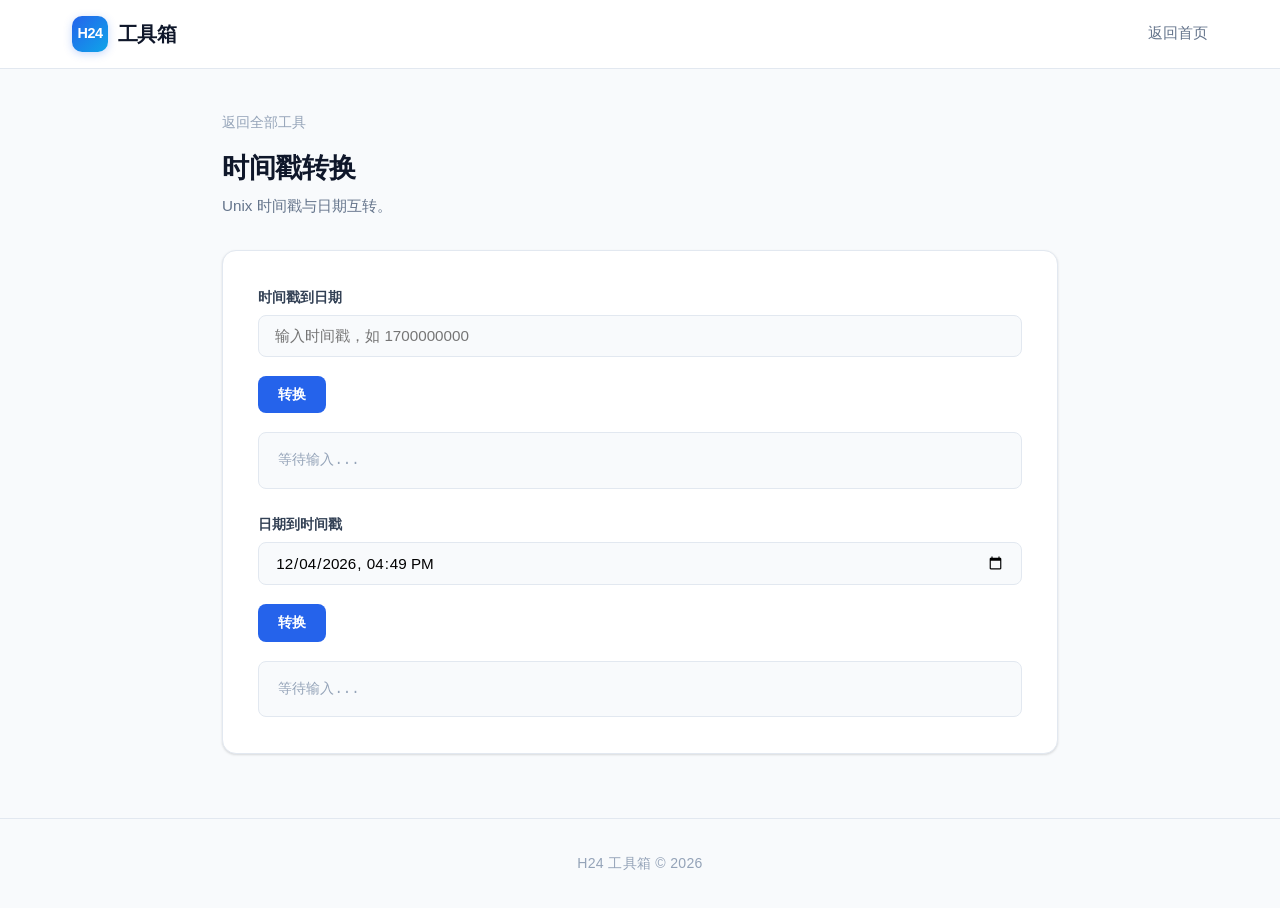
<file: tools/timestamp.html>
<!DOCTYPE html>
<html lang="zh-CN">
<head>
<meta charset="UTF-8">
<meta name="viewport" content="width=device-width,initial-scale=1.0">
<title>时间戳转换 - H24 工具箱</title>
<meta name="description" content="Unix 时间戳与日期互转。">
<link rel="stylesheet" href="../css/style.css">

<script defer src="https://cloud.umami.is/script.js" data-website-id="1f593785-a4e9-45d9-bc8a-a683871b6f99"></script>
</head>
<body>
<header class="site-header">
<div class="header-inner">
<a href="../" class="logo"><span class="logo-icon">H24</span><span>工具箱</span></a>
<nav class="header-nav"><a href="../">返回首页</a></nav>
</div>
</header>
<main class="tool-page">
<div class="tool-page-header"><a href="../" class="back-link">返回全部工具</a><h1>时间戳转换</h1><p>Unix 时间戳与日期互转。</p></div>
<div class="tool-box">
<div class="input-group"><label for="tsIn">时间戳到日期</label><input type="text" id="tsIn" placeholder="输入时间戳，如 1700000000"></div>
<div class="btn-row"><button class="btn btn-primary" onclick="t2d()">转换</button></div>
<div id="tRes" class="result-box" style="min-height:50px"><span class="result-empty">等待输入...</span></div>
<div class="input-group" style="margin-top:1.5rem"><label for="dtIn">日期到时间戳</label><input type="datetime-local" id="dtIn"></div>
<div class="btn-row"><button class="btn btn-primary" onclick="d2t()">转换</button></div>
<div id="dRes" class="result-box" style="min-height:50px"><span class="result-empty">等待输入...</span></div>
</div>
</main>
<footer class="site-footer">H24 工具箱 &copy; 2026</footer>
<script src="../js/main.js"></script>
<script>
function t2d(){
var v=document.getElementById('tsIn').value.trim();
var o=document.getElementById('tRes');
if(!v){o.innerHTML='<span class=result-empty>请输入</span>';return}
var t=parseInt(v);if(isNaN(t)){o.innerHTML='<span class=result-empty>无效</span>';return}
var d=new Date(v.length>=13?t:t*1000);
o.innerHTML='北京时间: '+d.toLocaleString('zh-CN',{hour12:false})+'<br>UTC: '+d.toUTCString()+'<br>ISO: '+d.toISOString()+'<br>毫秒: '+d.getTime()}
function d2t(){
var v=document.getElementById('dtIn').value;
var o=document.getElementById('dRes');
if(!v){o.innerHTML='<span class=result-empty>请选择日期</span>';return}
var d=new Date(v);o.innerHTML='秒: '+Math.floor(d.getTime()/1000)+'<br>毫秒: '+d.getTime()}
(function(){var n=new Date();n.setMinutes(n.getMinutes()-n.getTimezoneOffset());document.getElementById('dtIn').value=n.toISOString().slice(0,16)})();
</script>
</body>
</html>
</file>
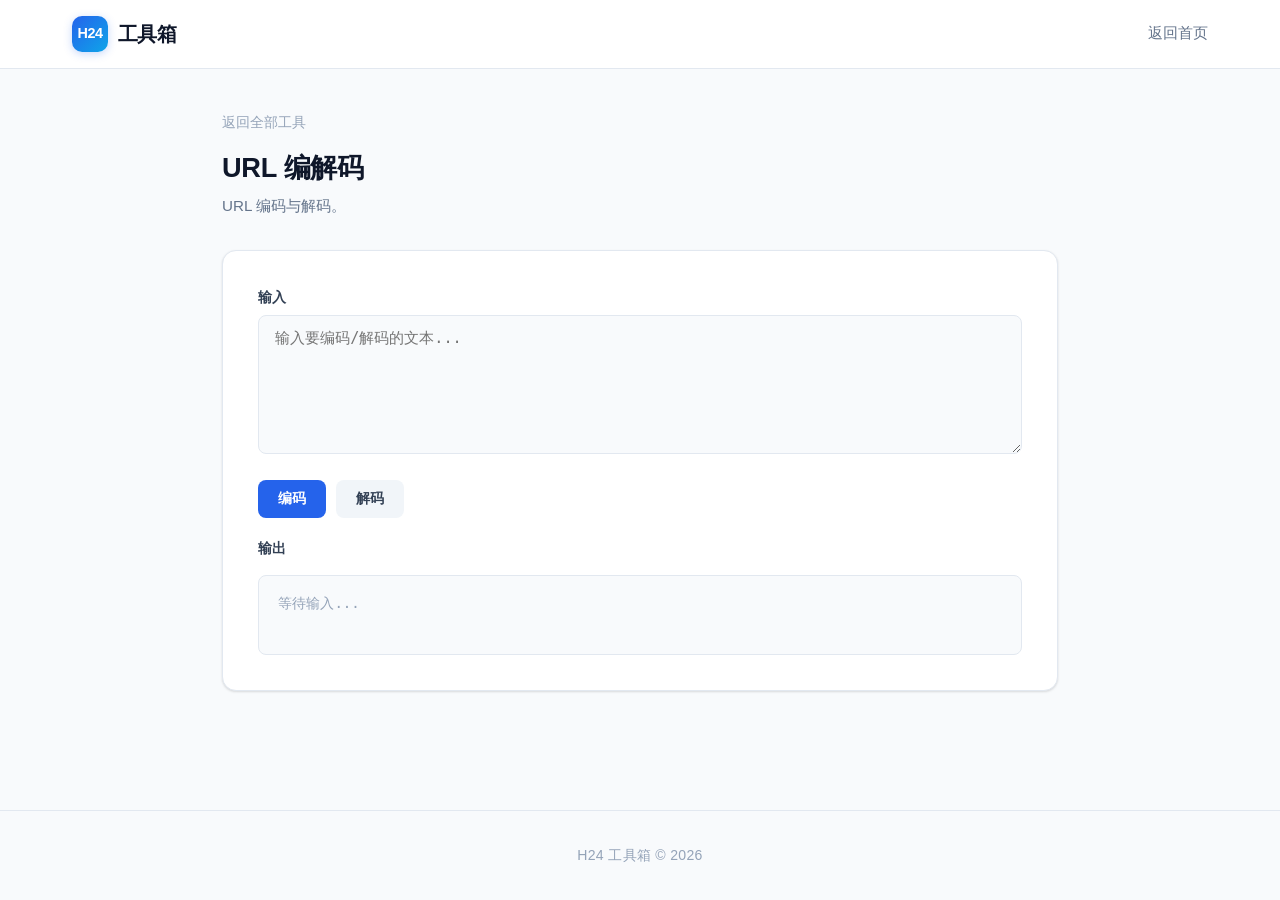
<file: tools/urlcode.html>
<!DOCTYPE html>
<html lang="zh-CN">
<head>
<meta charset="UTF-8">
<meta name="viewport" content="width=device-width,initial-scale=1.0">
<title>URL 编解码 - H24 工具箱</title>
<meta name="description" content="URL 编码解码工具。">
<link rel="stylesheet" href="../css/style.css">

<script defer src="https://cloud.umami.is/script.js" data-website-id="1f593785-a4e9-45d9-bc8a-a683871b6f99"></script>
</head>
<body>
<header class="site-header">
<div class="header-inner">
<a href="../" class="logo"><span class="logo-icon">H24</span><span>工具箱</span></a>
<nav class="header-nav"><a href="../">返回首页</a></nav>
</div>
</header>
<main class="tool-page">
<div class="tool-page-header"><a href="../" class="back-link">返回全部工具</a><h1>URL 编解码</h1><p>URL 编码与解码。</p></div>
<div class="tool-box">
<div class="input-group"><label for="urlIn">输入</label><textarea id="urlIn" rows="5" placeholder="输入要编码/解码的文本..."></textarea></div>
<div class="btn-row">
<button class="btn btn-primary" onclick="uc(1)">编码</button>
<button class="btn btn-secondary" onclick="uc(0)">解码</button>
</div>
<label>输出</label><div id="urlOut" class="result-box" style="min-height:80px"><span class="result-empty">等待输入...</span></div>
<div id="urlSt"></div>
</div>
</main>
<footer class="site-footer">H24 工具箱 &copy; 2026</footer>
<script src="../js/main.js"></script>
<script>
function uc(m){
var i=document.getElementById('urlIn').value;
var o=document.getElementById('urlOut');
var s=document.getElementById('urlSt');
if(!i){o.innerHTML='<span class=result-empty>请输入内容</span>';s.innerHTML='';return}
try{var r=m?encodeURIComponent(i):decodeURIComponent(i);o.textContent=r;s.innerHTML='<div class=status-msg success>转换成功</div>'}
catch(e){o.innerHTML='<span class=result-empty>转换失败</span>';s.innerHTML='<div class=status-msg error>'+e.message+'</div>'}}
</script>
</body>
</html>
</file>
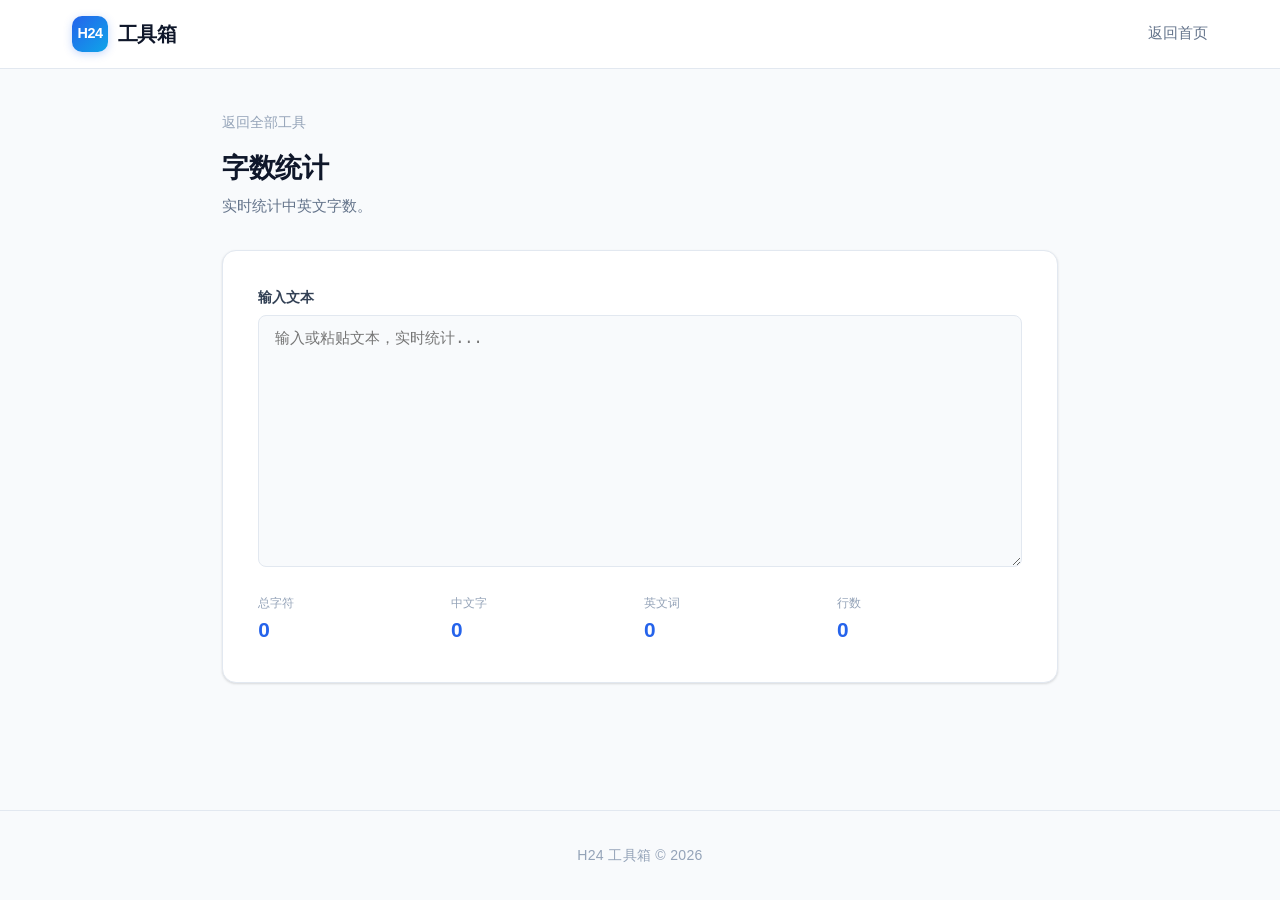
<file: tools/wordcount.html>
<!DOCTYPE html>
<html lang="zh-CN">
<head>
<meta charset="UTF-8">
<meta name="viewport" content="width=device-width,initial-scale=1.0">
<title>字数统计 - H24 工具箱</title>
<meta name="description" content="免费在线字数统计。">
<link rel="stylesheet" href="../css/style.css">

<script defer src="https://cloud.umami.is/script.js" data-website-id="1f593785-a4e9-45d9-bc8a-a683871b6f99"></script>
</head>
<body>
<header class="site-header">
<div class="header-inner">
<a href="../" class="logo"><span class="logo-icon">H24</span><span>工具箱</span></a>
<nav class="header-nav"><a href="../">返回首页</a></nav>
</div>
</header>
<main class="tool-page">
<div class="tool-page-header"><a href="../" class="back-link">返回全部工具</a><h1>字数统计</h1><p>实时统计中英文字数。</p></div>
<div class="tool-box">
<div class="input-group"><label for="wIn">输入文本</label><textarea id="wIn" rows="10" oninput="up()" placeholder="输入或粘贴文本，实时统计..." style="min-height:200px"></textarea></div>
<div id="wRes" style="display:grid;grid-template-columns:repeat(4,1fr);gap:.5rem;margin-top:1rem">
<div><div style="font-size:.75rem;color:var(--gray-400)">总字符</div><div style="font-size:1.3rem;font-weight:700;color:var(--primary)" id="s1">0</div></div>
<div><div style="font-size:.75rem;color:var(--gray-400)">中文字</div><div style="font-size:1.3rem;font-weight:700;color:var(--primary)" id="s2">0</div></div>
<div><div style="font-size:.75rem;color:var(--gray-400)">英文词</div><div style="font-size:1.3rem;font-weight:700;color:var(--primary)" id="s3">0</div></div>
<div><div style="font-size:.75rem;color:var(--gray-400)">行数</div><div style="font-size:1.3rem;font-weight:700;color:var(--primary)" id="s4">0</div></div>
</div>
</div>
</main>
<footer class="site-footer">H24 工具箱 &copy; 2026</footer>
<script>
function up(){
var t=document.getElementById('wIn').value;
document.getElementById('s1').textContent=t.length;
document.getElementById('s2').textContent=(t.match(/[\u4e00-\u9fff]/g)||[]).length;
document.getElementById('s3').textContent=(t.match(/[a-zA-Z]+/g)||[]).length;
document.getElementById('s4').textContent=t?t.split('\n').length:0}
</script>
</body>
</html>
</file>
<file: css/style.css>
/* ========== Reset & Base ========== */
*, *::before, *::after { box-sizing: border-box; margin: 0; padding: 0; }

:root {
  --primary: #2563eb;
  --primary-dark: #1d4ed8;
  --primary-mid: #3b82f6;
  --primary-light: #dbeafe;
  --primary-50: #eff6ff;
  --accent: #0ea5e9;
  --gray-50: #f8fafc;
  --gray-100: #f1f5f9;
  --gray-200: #e2e8f0;
  --gray-300: #cbd5e1;
  --gray-400: #94a3b8;
  --gray-500: #64748b;
  --gray-600: #475569;
  --gray-700: #334155;
  --gray-800: #1e293b;
  --gray-900: #0f172a;
  --radius: 14px;
  --radius-sm: 8px;
  --shadow-sm: 0 1px 2px rgba(0,0,0,.05);
  --shadow: 0 1px 3px rgba(0,0,0,.08), 0 1px 2px rgba(0,0,0,.06);
  --shadow-md: 0 4px 16px rgba(0,0,0,.08);
  --shadow-lg: 0 10px 30px rgba(0,0,0,.1);
  --shadow-hover: 0 12px 35px rgba(0,0,0,.12);
  --transition: .2s cubic-bezier(.4,0,.2,1);
  --content-width: 1200px;
}

html { scroll-behavior: smooth; }

body {
  font-family: -apple-system, BlinkMacSystemFont, "Segoe UI", Roboto, "Noto Sans SC", "PingFang SC", "Microsoft YaHei", sans-serif;
  background: var(--gray-50);
  color: var(--gray-800);
  line-height: 1.6;
  min-height: 100vh;
  display: flex;
  flex-direction: column;
}

a { color: var(--primary); text-decoration: none; }
a:hover { text-decoration: underline; }

/* ========== Header ========== */
.site-header {
  background: rgba(255,255,255,.95);
  border-bottom: 1px solid var(--gray-200);
  backdrop-filter: blur(12px);
  -webkit-backdrop-filter: blur(12px);
  position: sticky;
  top: 0;
  z-index: 100;
}

.header-inner {
  max-width: var(--content-width);
  margin: 0 auto;
  display: flex;
  align-items: center;
  justify-content: space-between;
  height: 68px;
  padding: 0 2rem;
}

.logo {
  font-size: 1.25rem;
  font-weight: 700;
  color: var(--gray-900);
  display: flex;
  align-items: center;
  gap: .6rem;
  text-decoration: none !important;
  letter-spacing: -.3px;
}

.logo-icon {
  width: 36px;
  height: 36px;
  background: linear-gradient(135deg, var(--primary), var(--accent));
  color: #fff;
  border-radius: 10px;
  display: flex;
  align-items: center;
  justify-content: center;
  font-size: .9rem;
  font-weight: 800;
  letter-spacing: -.5px;
  box-shadow: 0 2px 8px rgba(37,99,235,.25);
}

.header-nav {
  display: flex;
  gap: 2rem;
  align-items: center;
}

.header-nav a {
  color: var(--gray-500);
  font-size: .92rem;
  font-weight: 500;
  transition: color var(--transition);
  text-decoration: none !important;
  position: relative;
}

.header-nav a::after {
  content: '';
  position: absolute;
  bottom: -4px;
  left: 0;
  width: 0;
  height: 2px;
  background: var(--primary);
  transition: width var(--transition);
  border-radius: 2px;
}

.header-nav a:hover { color: var(--primary); }
.header-nav a:hover::after { width: 100%; }

/* ========== Hero ========== */
.hero {
  text-align: center;
  padding: 5rem 2rem 3.5rem;
  background:
    radial-gradient(ellipse at 20% 50%, rgba(37,99,235,.06) 0%, transparent 55%),
    radial-gradient(ellipse at 80% 30%, rgba(16,185,129,.05) 0%, transparent 50%),
    linear-gradient(180deg, var(--primary-50) 0%, var(--gray-50) 100%);
  position: relative;
  overflow: hidden;
}

.hero h1 {
  font-size: 2.8rem;
  font-weight: 800;
  color: var(--gray-900);
  margin-bottom: .8rem;
  letter-spacing: -1.5px;
  line-height: 1.2;
}

.hero h1 span {
  background: linear-gradient(135deg, var(--primary), var(--accent));
  -webkit-background-clip: text;
  -webkit-text-fill-color: transparent;
  background-clip: text;
}

.hero p {
  font-size: 1.15rem;
  color: var(--gray-500);
  max-width: 500px;
  margin: 0 auto 2.2rem;
  line-height: 1.7;
}

.hero-search {
  max-width: 480px;
  margin: 0 auto;
  position: relative;
}

.hero-search input {
  width: 100%;
  padding: .95rem 1.3rem .95rem 3rem;
  border: 2px solid var(--gray-200);
  border-radius: 999px;
  font-size: 1rem;
  outline: none;
  transition: all var(--transition);
  background: #fff;
  box-shadow: var(--shadow-md);
}

.hero-search input:focus {
  border-color: var(--primary-mid);
  box-shadow: 0 0 0 4px rgba(37,99,235,.12), var(--shadow-md);
}

.hero-search input::placeholder { color: var(--gray-400); }

.hero-search .search-icon {
  position: absolute;
  left: 1.15rem;
  top: 50%;
  transform: translateY(-50%);
  font-size: 1.2rem;
  pointer-events: none;
}

/* ========== Tool Section ========== */
.tools-section {
  max-width: var(--content-width);
  margin: 0 auto;
  padding: 2rem 2rem 4rem;
  flex: 1;
  width: 100%;
}

.section-header {
  display: flex;
  justify-content: space-between;
  align-items: center;
  margin-bottom: 1.8rem;
  padding-bottom: 1rem;
  border-bottom: 1px solid var(--gray-200);
}

.section-header h2 {
  font-size: 1.35rem;
  font-weight: 700;
  color: var(--gray-900);
}

.tool-count {
  color: var(--gray-400);
  font-size: .9rem;
  font-weight: 400;
}

/* ========== Tool Grid ========== */
.tool-grid {
  display: grid;
  grid-template-columns: repeat(3, 1fr);
  gap: 1.2rem;
}

.tool-card {
  background: #fff;
  border: 1px solid var(--gray-200);
  border-radius: var(--radius);
  padding: 1.6rem;
  transition: all .25s cubic-bezier(.4,0,.2,1);
  position: relative;
  overflow: hidden;
  cursor: pointer;
  box-shadow: var(--shadow-sm);
}

.tool-card::before {
  content: '';
  position: absolute;
  top: 0;
  left: 0;
  right: 0;
  height: 3px;
  background: linear-gradient(90deg, var(--primary), var(--accent));
  opacity: 0;
  transition: opacity var(--transition);
}

.tool-card:hover {
  border-color: transparent;
  box-shadow: var(--shadow-hover);
  transform: translateY(-4px);
}

.tool-card:hover::before { opacity: 1; }
.tool-card:active { transform: translateY(-1px); }

.tool-card-icon {
  width: 48px;
  height: 48px;
  border-radius: 12px;
  display: flex;
  align-items: center;
  justify-content: center;
  font-size: 1.4rem;
  margin-bottom: 1rem;
  transition: transform var(--transition);
}

.tool-card:hover .tool-card-icon { transform: scale(1.05); }

.tool-card h3 {
  font-size: 1.05rem;
  font-weight: 600;
  margin-bottom: .4rem;
  color: var(--gray-900);
}

.tool-card p {
  font-size: .88rem;
  color: var(--gray-500);
  line-height: 1.6;
}

.tool-card .card-tag {
  position: absolute;
  top: .8rem;
  right: .8rem;
  font-size: .7rem;
  padding: .2rem .6rem;
  border-radius: 999px;
  background: var(--primary-light);
  color: var(--primary);
  font-weight: 600;
  letter-spacing: .3px;
}

.tool-card .card-hot {
  background: #fef2f2;
  color: #dc2626;
}

.tool-card-link {
  text-decoration: none;
  color: inherit;
  display: block;
}

.tool-card-link:hover { text-decoration: none; }

/* ========== About Section ========== */
.about-section {
  background: #fff;
  border-top: 1px solid var(--gray-200);
  padding: 3.5rem 2rem;
  text-align: center;
}

.about-inner {
  max-width: 620px;
  margin: 0 auto;
}

.about-inner h3 {
  font-size: 1.15rem;
  font-weight: 700;
  color: var(--gray-900);
  margin-bottom: .8rem;
}

.about-inner p {
  color: var(--gray-500);
  font-size: .95rem;
  line-height: 1.8;
}

.about-inner .about-divider {
  width: 40px;
  height: 3px;
  background: var(--primary);
  border-radius: 3px;
  margin: 1rem auto;
}

.about-inner .support-btns {
  display: flex;
  gap: .8rem;
  justify-content: center;
  flex-wrap: wrap;
  margin-top: 1.5rem;
}

.about-inner .support-btns .btn {
  border: 1.5px solid var(--gray-200);
  background: var(--gray-50);
  color: var(--gray-600);
  padding: .5rem 1.2rem;
}

.about-inner .support-btns .btn:hover {
  background: var(--primary-50);
  border-color: var(--primary-light);
  color: var(--primary);
}

/* ========== Footer ========== */
.site-footer {
  background: var(--gray-50);
  border-top: 1px solid var(--gray-200);
  padding: 2rem;
  text-align: center;
  color: var(--gray-400);
  font-size: .88rem;
  line-height: 1.8;
  letter-spacing: .3px;
}

/* ========== Tool Page ========== */
.tool-page {
  max-width: 900px;
  margin: 0 auto;
  padding: 2.5rem 2rem 4rem;
  flex: 1;
  width: 100%;
}

.tool-page-header {
  margin-bottom: 2rem;
}

.tool-page-header .back-link {
  display: inline-flex;
  align-items: center;
  gap: .4rem;
  color: var(--gray-400);
  font-size: .88rem;
  margin-bottom: .8rem;
  text-decoration: none !important;
  transition: color var(--transition);
}

.tool-page-header .back-link:hover { color: var(--primary); }

.tool-page-header h1 {
  font-size: 1.7rem;
  font-weight: 700;
  color: var(--gray-900);
  letter-spacing: -.3px;
}

.tool-page-header p {
  color: var(--gray-500);
  font-size: .95rem;
  margin-top: .25rem;
}

/* ========== Tool Box ========== */
.tool-box {
  background: #fff;
  border: 1px solid var(--gray-200);
  border-radius: var(--radius);
  padding: 2.2rem;
  box-shadow: var(--shadow);
}

.tool-box label {
  display: block;
  font-size: .88rem;
  font-weight: 600;
  color: var(--gray-700);
  margin-bottom: .4rem;
}

.tool-box textarea,
.tool-box input[type="text"],
.tool-box input[type="url"],
.tool-box input[type="number"],
.tool-box input[type="datetime-local"],
.tool-box select {
  width: 100%;
  padding: .7rem 1rem;
  border: 1.5px solid var(--gray-200);
  border-radius: var(--radius-sm);
  font-size: .95rem;
  font-family: inherit;
  outline: none;
  transition: border var(--transition);
  background: var(--gray-50);
}

.tool-box textarea:focus,
.tool-box input:focus,
.tool-box select:focus {
  border-color: var(--primary-mid);
  background: #fff;
  box-shadow: 0 0 0 3px rgba(37,99,235,.1);
}

.tool-box textarea {
  min-height: 120px;
  resize: vertical;
  font-family: "Menlo", "Consolas", "JetBrains Mono", "Fira Code", monospace;
  line-height: 1.5;
}

.tool-box .input-group {
  margin-bottom: 1.2rem;
}

.tool-box .btn-row {
  display: flex;
  gap: .6rem;
  flex-wrap: wrap;
  margin: 1.2rem 0;
}

/* ========== Buttons ========== */
.btn {
  display: inline-flex;
  align-items: center;
  gap: .4rem;
  padding: .55rem 1.25rem;
  border: none;
  border-radius: var(--radius-sm);
  font-size: .88rem;
  font-weight: 600;
  cursor: pointer;
  transition: all var(--transition);
  font-family: inherit;
  text-decoration: none !important;
  white-space: nowrap;
  line-height: 1.4;
}

.btn-primary {
  background: var(--primary);
  color: #fff;
}

.btn-primary:hover {
  background: var(--primary-dark);
  box-shadow: 0 4px 12px rgba(37,99,235,.3);
  transform: translateY(-1px);
}

.btn-primary:active { transform: translateY(0); }

.btn-secondary {
  background: var(--gray-100);
  color: var(--gray-700);
}

.btn-secondary:hover {
  background: var(--gray-200);
  transform: translateY(-1px);
}

.btn-secondary:active { transform: translateY(0); }

.btn-success {
  background: #059669;
  color: #fff;
}

.btn-success:hover {
  background: #047857;
  box-shadow: 0 4px 12px rgba(5,150,105,.3);
}

.btn-sm { padding: .35rem .85rem; font-size: .8rem; }

.btn:disabled {
  opacity: .5;
  cursor: not-allowed;
  transform: none !important;
  box-shadow: none !important;
}

/* ========== Result Box ========== */
.result-box {
  background: var(--gray-50);
  border: 1px solid var(--gray-200);
  border-radius: var(--radius-sm);
  padding: 1rem 1.2rem;
  margin-top: 1rem;
  min-height: 50px;
  word-break: break-all;
  font-family: "Menlo", "Consolas", "JetBrains Mono", "Fira Code", monospace;
  font-size: .88rem;
  position: relative;
  line-height: 1.6;
}

.result-box .copy-btn {
  position: absolute;
  top: .5rem;
  right: .5rem;
  padding: .25rem .6rem;
  font-size: .75rem;
}

.result-empty {
  color: var(--gray-400);
  font-family: inherit;
}

/* ========== Status Message ========== */
.status-msg {
  font-size: .85rem;
  margin-top: .5rem;
  padding: .45rem .85rem;
  border-radius: 6px;
  line-height: 1.5;
}

.status-msg.success {
  background: #ecfdf5;
  color: #065f46;
  border: 1px solid #a7f3d0;
}

.status-msg.error {
  background: #fef2f2;
  color: #991b1b;
  border: 1px solid #fecaca;
}

/* ========== Toast ========== */
.toast {
  position: fixed;
  bottom: 2.5rem;
  left: 50%;
  transform: translateX(-50%) translateY(120px);
  background: var(--gray-900);
  color: #fff;
  padding: .75rem 1.5rem;
  border-radius: var(--radius-sm);
  font-size: .9rem;
  opacity: 0;
  transition: all .35s cubic-bezier(.4,0,.2,1);
  z-index: 999;
  pointer-events: none;
  box-shadow: var(--shadow-lg);
  white-space: nowrap;
}

.toast.show {
  opacity: 1;
  transform: translateX(-50%) translateY(0);
}

/* ========== Selection ========== */
::selection {
  background: var(--primary-light);
  color: var(--primary-dark);
}

/* ======================================== */
/*  Responsive — Desktop-First              */
/* ======================================== */

/* 2-column tablet */
@media (max-width: 1024px) {
  .tool-grid {
    grid-template-columns: repeat(2, 1fr);
    gap: 1rem;
  }

  .hero h1 { font-size: 2.2rem; }
}

/* 1-column + tighter spacing: mobile */
@media (max-width: 640px) {
  .header-inner { height: 58px; padding: 0 1rem; }
  .header-nav { gap: 1.2rem; }
  .header-nav a { font-size: .85rem; }

  .hero { padding: 2.5rem 1.2rem 2rem; }
  .hero h1 { font-size: 1.6rem; letter-spacing: -.5px; }
  .hero p { font-size: .95rem; margin-bottom: 1.5rem; }
  .hero-search input {
    padding: .8rem 1rem .8rem 2.6rem;
    font-size: .9rem;
  }

  .tools-section { padding: 1.5rem 1rem 3rem; }
  .section-header { 
    flex-direction: column; 
    align-items: flex-start; 
    gap: .3rem; 
    margin-bottom: 1.2rem; 
  }
  .section-header h2 { font-size: 1.15rem; }

  .tool-grid { grid-template-columns: 1fr; gap: .8rem; }

  .tool-card { padding: 1.2rem; }
  .tool-card-icon { width: 42px; height: 42px; font-size: 1.2rem; margin-bottom: .7rem; }
  .tool-card h3 { font-size: .95rem; }

  .about-section { padding: 2.5rem 1.2rem; }

  .tool-page { padding: 1.5rem 1rem 3rem; }
  .tool-page-header h1 { font-size: 1.35rem; }
  .tool-box { padding: 1.2rem; }
  .tool-box .btn-row { gap: .5rem; }
  .btn { padding: .45rem 1rem; font-size: .82rem; }

  .site-footer { padding: 1.5rem 1rem; font-size: .82rem; }
}

/* Small phone */
@media (max-width: 380px) {
  .hero h1 { font-size: 1.35rem; }
  .header-nav { gap: .8rem; }
  .header-nav a { font-size: .8rem; }
}
</file>
